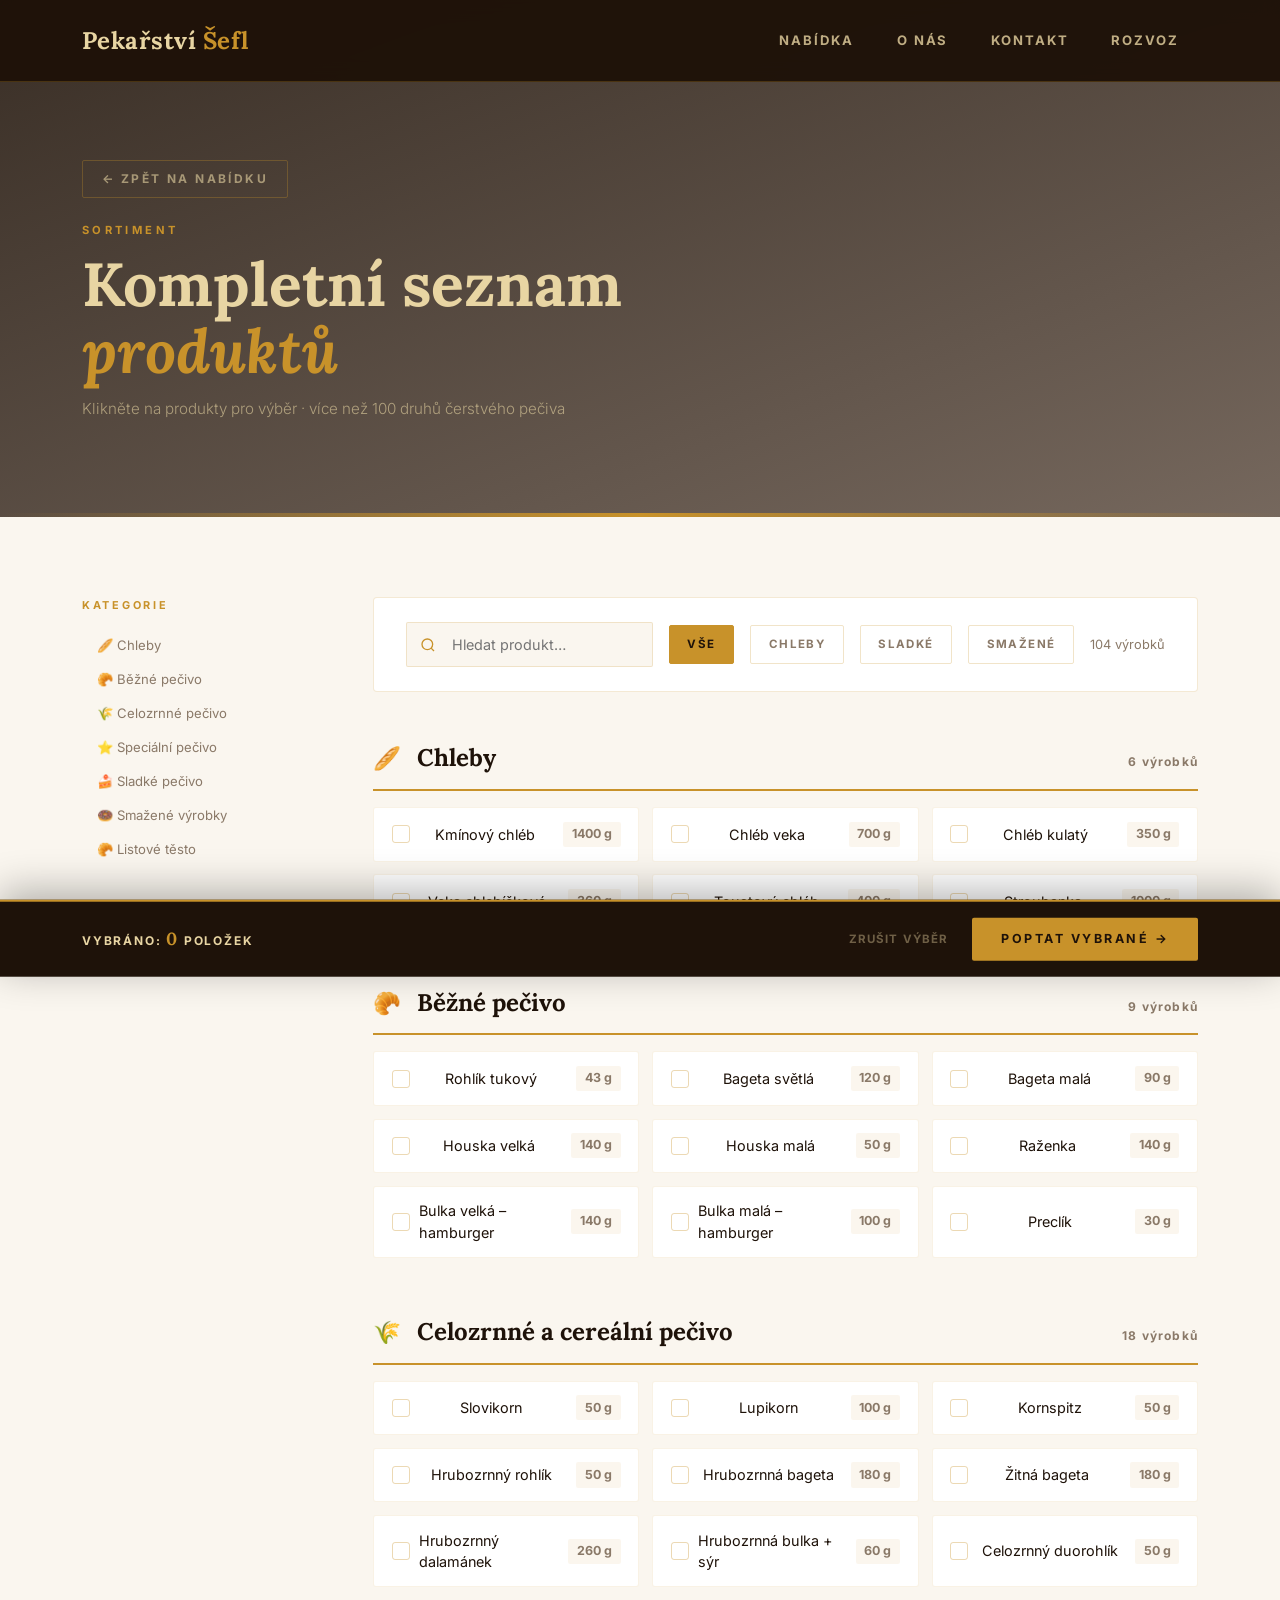
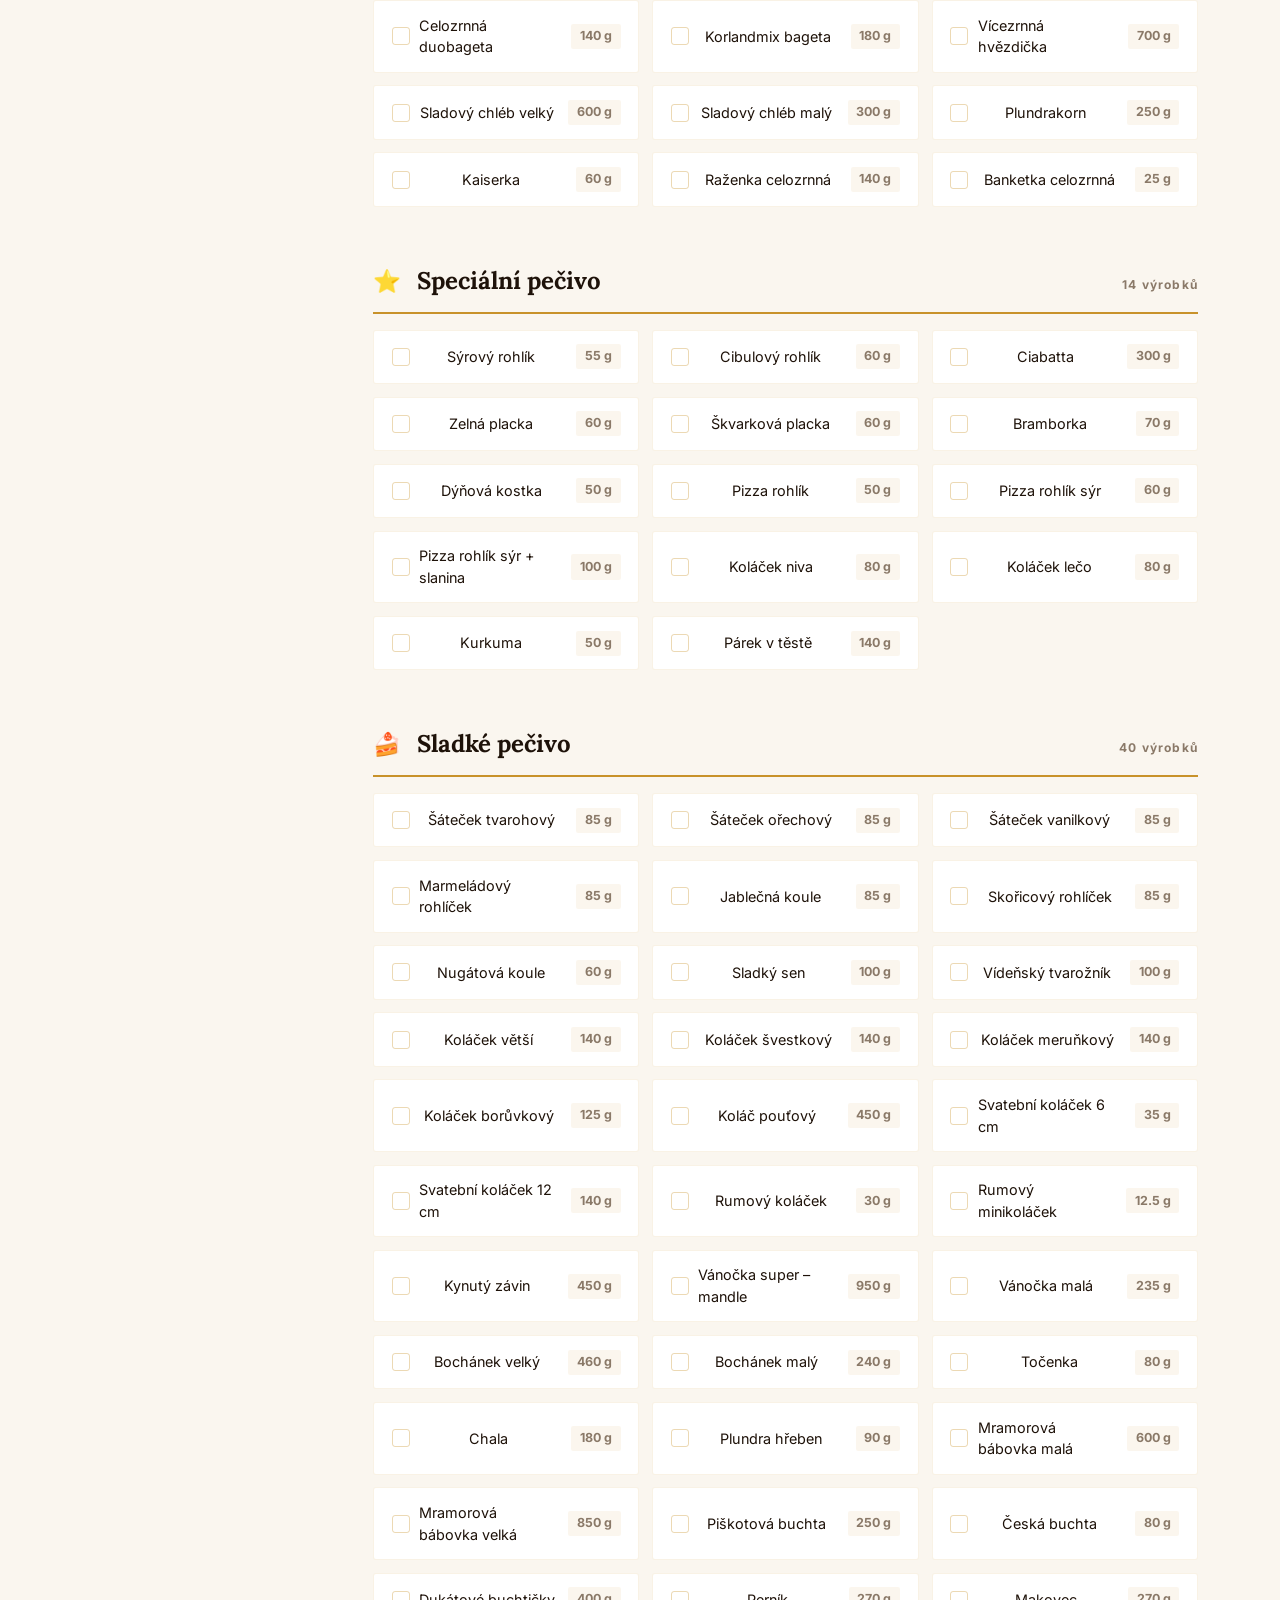
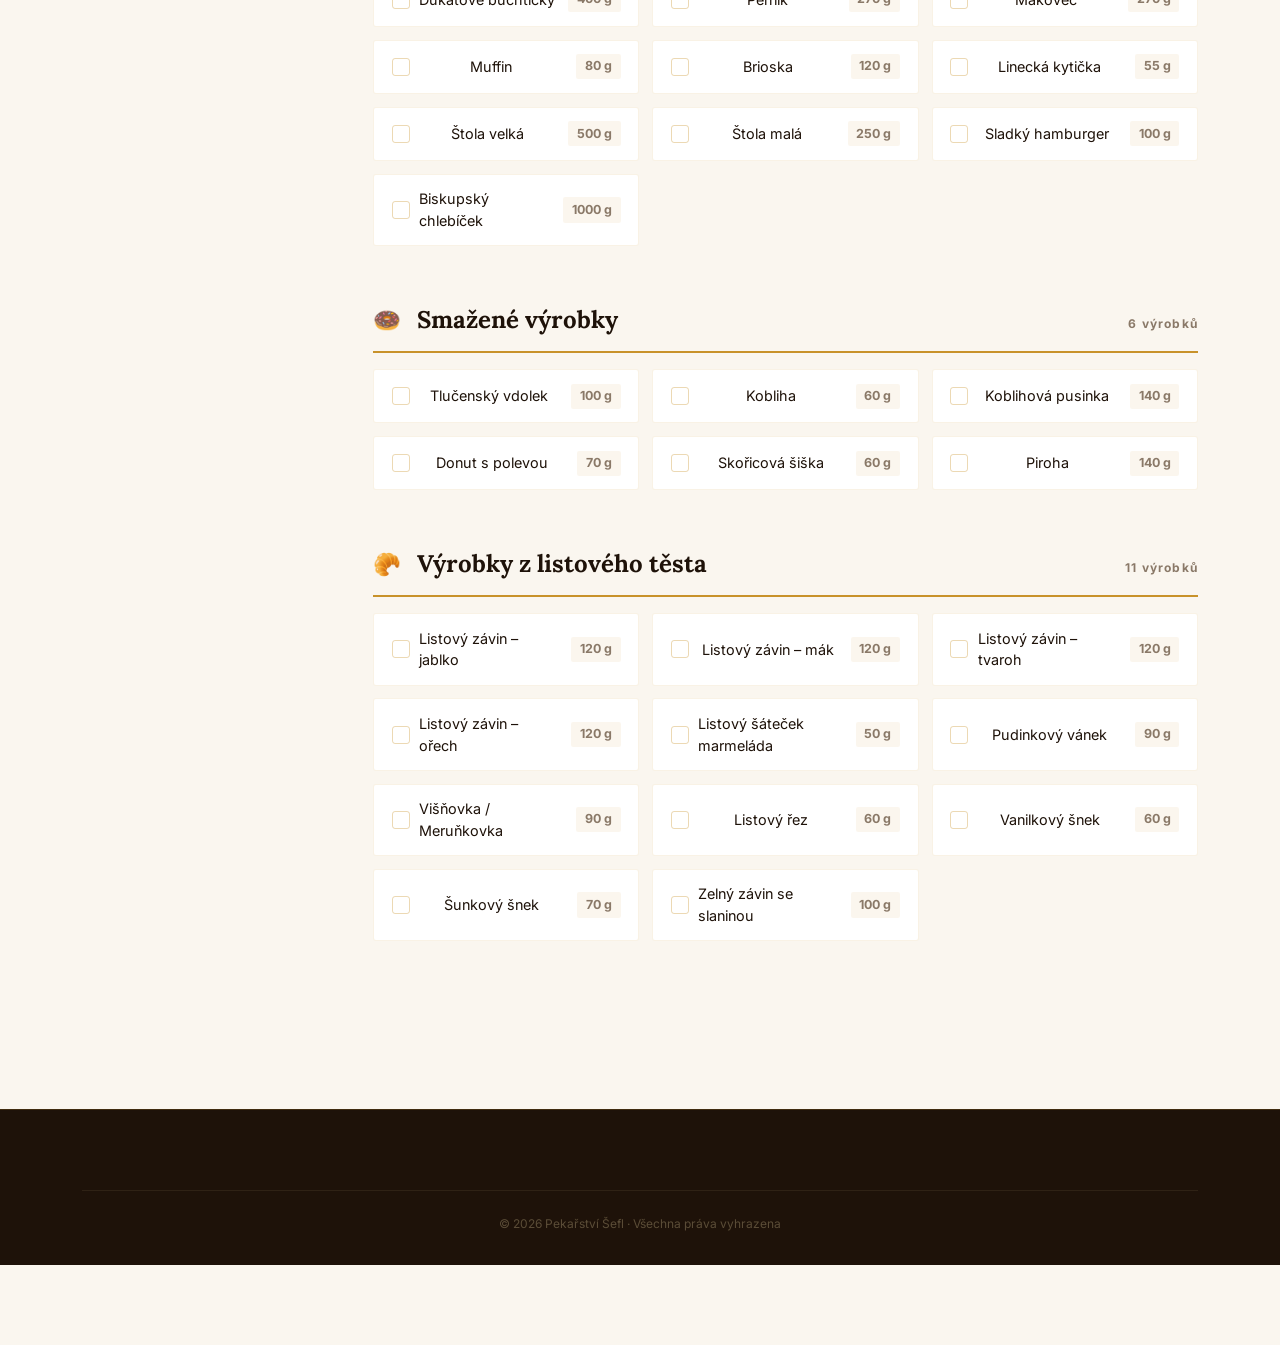
<file: vyrobky.html>
<!DOCTYPE html>
<html lang="cs">
<head>
 <meta charset="UTF-8">
  <meta name="viewport" content="width=device-width, initial-scale=1">
  <title>Produkty | Pekařství Šefl Tlučná u Plzně</title>
 
  <!-- ── PRIMARY SEO ── -->
  <meta name="description" content="Kompletní sortiment pekařství Šefl — přes 100 druhů pečiva. Chleby, rohlíky, bagety, celozrnné pečivo, koláče, smažené výrobky a listové těsto. Tlučná u Plzně.">
  <meta name="keywords" content="sortiment pekárna Plzeň, druhy pečiva, kváskový chléb, celozrnné pečivo, koláče na objednávku, rozvoz pečiva Plzeň, pekařství Šefl produkty">
  <meta name="author" content="Pekařství Šefl">
  <meta name="robots" content="index, follow">
  <link rel="canonical" href="https://pekarstvi-sefl.netlify.app/vyrobky.html">
 
  <!-- ── OPEN GRAPH ── -->
  <meta property="og:type" content="website">
  <meta property="og:url" content="https://pekarstvi-sefl.netlify.app/vyrobky.html">
  <meta property="og:title" content="Produkty | Pekařství Šefl Tlučná u Plzně">
  <meta property="og:description" content="Kompletní sortiment — přes 100 druhů čerstvého pečiva. Chleby, koláče, celozrnné pečivo a rozvoz do firem v okolí Plzně.">
  <meta property="og:image" content="https://pekarstvi-sefl.netlify.app/images/og-image.jpg">
  <meta property="og:locale" content="cs_CZ">
  <meta property="og:site_name" content="Pekařství Šefl">
  <link rel="preconnect" href="https://fonts.googleapis.com">
  <link rel="preconnect" href="https://fonts.gstatic.com" crossorigin>
  <link href="https://fonts.googleapis.com/css2?family=Lora:ital,wght@0,400;0,600;0,700;1,400;1,600;1,700&family=Inter:wght@300;400;700&display=swap" rel="stylesheet">
  <link href="https://cdn.jsdelivr.net/npm/bootstrap@5.3.3/dist/css/bootstrap.min.css" rel="stylesheet">
  <link rel="stylesheet" href="css/style.css">
  <style>
    /* ── PRODUCT ITEM SELECTION ── */
    .product-item {
      cursor: pointer;
      user-select: none;
    }
    .product-item.selected {
      background: rgba(200,146,42,0.1);
      border-color: var(--gold);
      box-shadow: 0 0 0 1px var(--gold);
    }
    .check-indicator {
      width: 18px;
      height: 18px;
      border: 1.5px solid rgba(200,146,42,0.35);
      border-radius: 3px;
      flex-shrink: 0;
      margin-right: 0.6rem;
      display: flex;
      align-items: center;
      justify-content: center;
      transition: all 0.15s ease;
    }
    .product-item.selected .check-indicator {
      background: var(--gold);
      border-color: var(--gold);
    }
    .product-item.selected .check-indicator::after {
      content: '';
      width: 5px;
      height: 9px;
      border: 2px solid var(--dark-brown);
      border-top: none;
      border-left: none;
      transform: rotate(45deg) translateY(-1px);
      display: block;
    }

    /* ── STICKY BASKET BAR ── */
    .basket-bar {
      position: fixed;
      bottom: 0;
      left: 0;
      right: 0;
      z-index: 1050;
      background: var(--dark-brown);
      border-top: 2px solid var(--gold);
      padding: 1rem 0;
      transform: translateY(100%);
      transition: transform 0.35s cubic-bezier(0.34, 1.56, 0.64, 1);
      box-shadow: 0 -8px 40px rgba(0,0,0,0.3);
    }
    .basket-bar.visible {
      transform: translateY(0);
    }
    .basket-bar-inner {
      display: flex;
      align-items: center;
      gap: 1.5rem;
      flex-wrap: wrap;
    }
    .basket-count {
      font-size: 0.75rem;
      font-weight: 700;
      letter-spacing: 0.15em;
      text-transform: uppercase;
      color: var(--wheat);
      white-space: nowrap;
    }
    .basket-count span {
      color: var(--gold);
      font-size: 1.1rem;
      font-family: 'Lora', serif;
    }
    .basket-items-preview {
      flex: 1;
      font-size: 0.8rem;
      color: rgba(232,213,163,0.5);
      overflow: hidden;
      white-space: nowrap;
      text-overflow: ellipsis;
    }
    .basket-clear {
      font-size: 0.72rem;
      font-weight: 700;
      letter-spacing: 0.1em;
      text-transform: uppercase;
      color: rgba(232,213,163,0.4);
      background: none;
      border: none;
      cursor: pointer;
      transition: color 0.2s;
      white-space: nowrap;
      padding: 0;
    }
    .basket-clear:hover { color: var(--accent); }
    .btn-poptat {
      background: var(--gold);
      color: var(--dark-brown);
      font-weight: 700;
      font-size: 0.78rem;
      letter-spacing: 0.2em;
      text-transform: uppercase;
      padding: 0.75rem 1.8rem;
      border: none;
      border-radius: 2px;
      cursor: pointer;
      transition: all 0.2s ease;
      white-space: nowrap;
    }
    .btn-poptat:hover {
      background: var(--dark-gold);
      transform: translateY(-1px);
      box-shadow: 0 6px 20px rgba(200,146,42,0.3);
    }

    /* ── MODAL ── */
    .modal-content {
      border: 1px solid rgba(200,146,42,0.25);
      border-radius: 4px;
      background: var(--cream);
    }
    .modal-header {
      border-bottom: 1px solid rgba(200,146,42,0.15);
      padding: 1.5rem 2rem;
    }
    .modal-title {
      font-family: 'Lora', serif;
      font-size: 1.4rem;
      color: var(--dark-brown);
    }
    .modal-body { padding: 2rem; }
    .selected-products-preview {
      background: #fff;
      border: 1px solid rgba(200,146,42,0.2);
      border-radius: 3px;
      padding: 1rem 1.2rem;
      margin-bottom: 1.5rem;
      max-height: 140px;
      overflow-y: auto;
    }
    .selected-products-preview-label {
      font-size: 0.68rem;
      font-weight: 700;
      letter-spacing: 0.2em;
      text-transform: uppercase;
      color: var(--gold);
      margin-bottom: 0.6rem;
    }
    .selected-product-tag {
      display: inline-block;
      background: rgba(200,146,42,0.1);
      border: 1px solid rgba(200,146,42,0.25);
      color: var(--dark-brown);
      font-size: 0.78rem;
      padding: 0.2rem 0.6rem;
      border-radius: 2px;
      margin: 0.2rem 0.2rem 0.2rem 0;
    }
    .form-label {
      font-size: 0.72rem;
      font-weight: 700;
      letter-spacing: 0.15em;
      text-transform: uppercase;
      color: var(--warm-gray);
      margin-bottom: 0.4rem;
    }
    .form-control {
      border: 1px solid rgba(200,146,42,0.25);
      border-radius: 2px;
      background: #fff;
      color: var(--dark-brown);
      padding: 0.7rem 1rem;
      font-size: 0.92rem;
    }
    .form-control:focus {
      border-color: var(--gold);
      box-shadow: 0 0 0 3px rgba(200,146,42,0.12);
      outline: none;
    }

    body { padding-bottom: 80px; }
  </style>
</head>
<body>

<!-- Navbar -->
<nav class="navbar navbar-expand-lg fixed-top">
  <div class="container">
    <a class="navbar-brand" href="index.html">Pekařství <span>Šefl</span></a>
    <button class="navbar-toggler border-0" type="button" data-bs-toggle="collapse" data-bs-target="#nav" style="color:var(--wheat)">
      <span class="navbar-toggler-icon"></span>
    </button>
    <div class="collapse navbar-collapse" id="nav">
      <ul class="navbar-nav ms-auto align-items-lg-center gap-lg-1">
        <li class="nav-item"><a class="nav-link" href="index.html#nabidka">Nabídka</a></li>
        <li class="nav-item"><a class="nav-link" href="index.html#onas">O nás</a></li>
        <li class="nav-item"><a class="nav-link" href="index.html#kontakt">Kontakt</a></li>
        <li class="nav-item"><a class="nav-link" href="index.html#rozvoz">Rozvoz</a></li>
      </ul>
    </div>
  </div>
</nav>

<!-- Page Header -->
<div class="page-header text-white">
  <div class="container">
    <a href="index.html#nabidka" class="btn-back mb-4">← Zpět na nabídku</a>
    <span class="page-header-eyebrow">Sortiment</span>
    <h1>Kompletní seznam<br><em>produktů</em></h1>
    <p class="page-header-sub">Klikněte na produkty pro výběr · více než 100 druhů čerstvého pečiva</p>
  </div>
</div>

<!-- Products Section -->
<section class="products-section">
  <div class="container">
    <div class="row g-5">

      <!-- Sidebar TOC -->
      <div class="col-lg-3 d-none d-lg-block">
        <div class="toc">
          <div class="toc-title">Kategorie</div>
          <a href="#chleby" class="toc-item">🥖 Chleby</a>
          <a href="#bezne" class="toc-item">🥐 Běžné pečivo</a>
          <a href="#celozrne" class="toc-item">🌾 Celozrnné pečivo</a>
          <a href="#specialni" class="toc-item">⭐ Speciální pečivo</a>
          <a href="#sladke" class="toc-item">🍰 Sladké pečivo</a>
          <a href="#smazene" class="toc-item">🍩 Smažené výrobky</a>
          <a href="#listove" class="toc-item">🥐 Listové těsto</a>
        </div>
      </div>

      <!-- Main Content -->
      <div class="col-lg-9">

        <!-- Filter Bar -->
        <div class="filter-bar">
          <input type="text" class="search-input" id="searchInput" placeholder="Hledat produkt…">
          <button class="filter-btn active" data-filter="all">Vše</button>
          <button class="filter-btn" data-filter="chleby">Chleby</button>
          <button class="filter-btn" data-filter="sladke">Sladké</button>
          <button class="filter-btn" data-filter="smazene">Smažené</button>
          <span class="result-count" id="resultCount"></span>
        </div>

        <!-- CHLEBY -->
        <div class="category-block reveal" id="chleby" data-category="chleby">
          <div class="category-header">
            <span class="category-emoji">🥖</span>
            <span class="category-title">Chleby</span>
            <span class="category-count">6 výrobků</span>
          </div>
          <div class="products-grid">
            <div class="product-item"><div class="check-indicator"></div><span class="product-item-name">Kmínový chléb</span><span class="product-item-weight">1400 g</span></div>
            <div class="product-item"><div class="check-indicator"></div><span class="product-item-name">Chléb veka</span><span class="product-item-weight">700 g</span></div>
            <div class="product-item"><div class="check-indicator"></div><span class="product-item-name">Chléb kulatý</span><span class="product-item-weight">350 g</span></div>
            <div class="product-item"><div class="check-indicator"></div><span class="product-item-name">Veka chlebíčková</span><span class="product-item-weight">360 g</span></div>
            <div class="product-item"><div class="check-indicator"></div><span class="product-item-name">Toustový chléb</span><span class="product-item-weight">400 g</span></div>
            <div class="product-item"><div class="check-indicator"></div><span class="product-item-name">Strouhanka</span><span class="product-item-weight">1000 g</span></div>
          </div>
        </div>

        <!-- BĚŽNÉ PEČIVO -->
        <div class="category-block reveal" id="bezne" data-category="bezne">
          <div class="category-header">
            <span class="category-emoji">🥐</span>
            <span class="category-title">Běžné pečivo</span>
            <span class="category-count">9 výrobků</span>
          </div>
          <div class="products-grid">
            <div class="product-item"><div class="check-indicator"></div><span class="product-item-name">Rohlík tukový</span><span class="product-item-weight">43 g</span></div>
            <div class="product-item"><div class="check-indicator"></div><span class="product-item-name">Bageta světlá</span><span class="product-item-weight">120 g</span></div>
            <div class="product-item"><div class="check-indicator"></div><span class="product-item-name">Bageta malá</span><span class="product-item-weight">90 g</span></div>
            <div class="product-item"><div class="check-indicator"></div><span class="product-item-name">Houska velká</span><span class="product-item-weight">140 g</span></div>
            <div class="product-item"><div class="check-indicator"></div><span class="product-item-name">Houska malá</span><span class="product-item-weight">50 g</span></div>
            <div class="product-item"><div class="check-indicator"></div><span class="product-item-name">Raženka</span><span class="product-item-weight">140 g</span></div>
            <div class="product-item"><div class="check-indicator"></div><span class="product-item-name">Bulka velká – hamburger</span><span class="product-item-weight">140 g</span></div>
            <div class="product-item"><div class="check-indicator"></div><span class="product-item-name">Bulka malá – hamburger</span><span class="product-item-weight">100 g</span></div>
            <div class="product-item"><div class="check-indicator"></div><span class="product-item-name">Preclík</span><span class="product-item-weight">30 g</span></div>
          </div>
        </div>

        <!-- CELOZRNNÉ -->
        <div class="category-block reveal" id="celozrne" data-category="celozrne">
          <div class="category-header">
            <span class="category-emoji">🌾</span>
            <span class="category-title">Celozrnné a cereální pečivo</span>
            <span class="category-count">18 výrobků</span>
          </div>
          <div class="products-grid">
            <div class="product-item"><div class="check-indicator"></div><span class="product-item-name">Slovikorn</span><span class="product-item-weight">50 g</span></div>
            <div class="product-item"><div class="check-indicator"></div><span class="product-item-name">Lupikorn</span><span class="product-item-weight">100 g</span></div>
            <div class="product-item"><div class="check-indicator"></div><span class="product-item-name">Kornspitz</span><span class="product-item-weight">50 g</span></div>
            <div class="product-item"><div class="check-indicator"></div><span class="product-item-name">Hrubozrnný rohlík</span><span class="product-item-weight">50 g</span></div>
            <div class="product-item"><div class="check-indicator"></div><span class="product-item-name">Hrubozrnná bageta</span><span class="product-item-weight">180 g</span></div>
            <div class="product-item"><div class="check-indicator"></div><span class="product-item-name">Žitná bageta</span><span class="product-item-weight">180 g</span></div>
            <div class="product-item"><div class="check-indicator"></div><span class="product-item-name">Hrubozrnný dalamánek</span><span class="product-item-weight">260 g</span></div>
            <div class="product-item"><div class="check-indicator"></div><span class="product-item-name">Hrubozrnná bulka + sýr</span><span class="product-item-weight">60 g</span></div>
            <div class="product-item"><div class="check-indicator"></div><span class="product-item-name">Celozrnný duorohlík</span><span class="product-item-weight">50 g</span></div>
            <div class="product-item"><div class="check-indicator"></div><span class="product-item-name">Celozrnná duobageta</span><span class="product-item-weight">140 g</span></div>
            <div class="product-item"><div class="check-indicator"></div><span class="product-item-name">Korlandmix bageta</span><span class="product-item-weight">180 g</span></div>
            <div class="product-item"><div class="check-indicator"></div><span class="product-item-name">Vícezrnná hvězdička</span><span class="product-item-weight">700 g</span></div>
            <div class="product-item"><div class="check-indicator"></div><span class="product-item-name">Sladový chléb velký</span><span class="product-item-weight">600 g</span></div>
            <div class="product-item"><div class="check-indicator"></div><span class="product-item-name">Sladový chléb malý</span><span class="product-item-weight">300 g</span></div>
            <div class="product-item"><div class="check-indicator"></div><span class="product-item-name">Plundrakorn</span><span class="product-item-weight">250 g</span></div>
            <div class="product-item"><div class="check-indicator"></div><span class="product-item-name">Kaiserka</span><span class="product-item-weight">60 g</span></div>
            <div class="product-item"><div class="check-indicator"></div><span class="product-item-name">Raženka celozrnná</span><span class="product-item-weight">140 g</span></div>
            <div class="product-item"><div class="check-indicator"></div><span class="product-item-name">Banketka celozrnná</span><span class="product-item-weight">25 g</span></div>
          </div>
        </div>

        <!-- SPECIÁLNÍ -->
        <div class="category-block reveal" id="specialni" data-category="specialni">
          <div class="category-header">
            <span class="category-emoji">⭐</span>
            <span class="category-title">Speciální pečivo</span>
            <span class="category-count">14 výrobků</span>
          </div>
          <div class="products-grid">
            <div class="product-item"><div class="check-indicator"></div><span class="product-item-name">Sýrový rohlík</span><span class="product-item-weight">55 g</span></div>
            <div class="product-item"><div class="check-indicator"></div><span class="product-item-name">Cibulový rohlík</span><span class="product-item-weight">60 g</span></div>
            <div class="product-item"><div class="check-indicator"></div><span class="product-item-name">Ciabatta</span><span class="product-item-weight">300 g</span></div>
            <div class="product-item"><div class="check-indicator"></div><span class="product-item-name">Zelná placka</span><span class="product-item-weight">60 g</span></div>
            <div class="product-item"><div class="check-indicator"></div><span class="product-item-name">Škvarková placka</span><span class="product-item-weight">60 g</span></div>
            <div class="product-item"><div class="check-indicator"></div><span class="product-item-name">Bramborka</span><span class="product-item-weight">70 g</span></div>
            <div class="product-item"><div class="check-indicator"></div><span class="product-item-name">Dýňová kostka</span><span class="product-item-weight">50 g</span></div>
            <div class="product-item"><div class="check-indicator"></div><span class="product-item-name">Pizza rohlík</span><span class="product-item-weight">50 g</span></div>
            <div class="product-item"><div class="check-indicator"></div><span class="product-item-name">Pizza rohlík sýr</span><span class="product-item-weight">60 g</span></div>
            <div class="product-item"><div class="check-indicator"></div><span class="product-item-name">Pizza rohlík sýr + slanina</span><span class="product-item-weight">100 g</span></div>
            <div class="product-item"><div class="check-indicator"></div><span class="product-item-name">Koláček niva</span><span class="product-item-weight">80 g</span></div>
            <div class="product-item"><div class="check-indicator"></div><span class="product-item-name">Koláček lečo</span><span class="product-item-weight">80 g</span></div>
            <div class="product-item"><div class="check-indicator"></div><span class="product-item-name">Kurkuma</span><span class="product-item-weight">50 g</span></div>
            <div class="product-item"><div class="check-indicator"></div><span class="product-item-name">Párek v těstě</span><span class="product-item-weight">140 g</span></div>
          </div>
        </div>

        <!-- SLADKÉ -->
        <div class="category-block reveal" id="sladke" data-category="sladke">
          <div class="category-header">
            <span class="category-emoji">🍰</span>
            <span class="category-title">Sladké pečivo</span>
            <span class="category-count">40 výrobků</span>
          </div>
          <div class="products-grid">
            <div class="product-item"><div class="check-indicator"></div><span class="product-item-name">Šáteček tvarohový</span><span class="product-item-weight">85 g</span></div>
            <div class="product-item"><div class="check-indicator"></div><span class="product-item-name">Šáteček ořechový</span><span class="product-item-weight">85 g</span></div>
            <div class="product-item"><div class="check-indicator"></div><span class="product-item-name">Šáteček vanilkový</span><span class="product-item-weight">85 g</span></div>
            <div class="product-item"><div class="check-indicator"></div><span class="product-item-name">Marmeládový rohlíček</span><span class="product-item-weight">85 g</span></div>
            <div class="product-item"><div class="check-indicator"></div><span class="product-item-name">Jablečná koule</span><span class="product-item-weight">85 g</span></div>
            <div class="product-item"><div class="check-indicator"></div><span class="product-item-name">Skořicový rohlíček</span><span class="product-item-weight">85 g</span></div>
            <div class="product-item"><div class="check-indicator"></div><span class="product-item-name">Nugátová koule</span><span class="product-item-weight">60 g</span></div>
            <div class="product-item"><div class="check-indicator"></div><span class="product-item-name">Sladký sen</span><span class="product-item-weight">100 g</span></div>
            <div class="product-item"><div class="check-indicator"></div><span class="product-item-name">Vídeňský tvarožník</span><span class="product-item-weight">100 g</span></div>
            <div class="product-item"><div class="check-indicator"></div><span class="product-item-name">Koláček větší</span><span class="product-item-weight">140 g</span></div>
            <div class="product-item"><div class="check-indicator"></div><span class="product-item-name">Koláček švestkový</span><span class="product-item-weight">140 g</span></div>
            <div class="product-item"><div class="check-indicator"></div><span class="product-item-name">Koláček meruňkový</span><span class="product-item-weight">140 g</span></div>
            <div class="product-item"><div class="check-indicator"></div><span class="product-item-name">Koláček borůvkový</span><span class="product-item-weight">125 g</span></div>
            <div class="product-item"><div class="check-indicator"></div><span class="product-item-name">Koláč pouťový</span><span class="product-item-weight">450 g</span></div>
            <div class="product-item"><div class="check-indicator"></div><span class="product-item-name">Svatební koláček 6 cm</span><span class="product-item-weight">35 g</span></div>
            <div class="product-item"><div class="check-indicator"></div><span class="product-item-name">Svatební koláček 12 cm</span><span class="product-item-weight">140 g</span></div>
            <div class="product-item"><div class="check-indicator"></div><span class="product-item-name">Rumový koláček</span><span class="product-item-weight">30 g</span></div>
            <div class="product-item"><div class="check-indicator"></div><span class="product-item-name">Rumový minikoláček</span><span class="product-item-weight">12.5 g</span></div>
            <div class="product-item"><div class="check-indicator"></div><span class="product-item-name">Kynutý závin</span><span class="product-item-weight">450 g</span></div>
            <div class="product-item"><div class="check-indicator"></div><span class="product-item-name">Vánočka super – mandle</span><span class="product-item-weight">950 g</span></div>
            <div class="product-item"><div class="check-indicator"></div><span class="product-item-name">Vánočka malá</span><span class="product-item-weight">235 g</span></div>
            <div class="product-item"><div class="check-indicator"></div><span class="product-item-name">Bochánek velký</span><span class="product-item-weight">460 g</span></div>
            <div class="product-item"><div class="check-indicator"></div><span class="product-item-name">Bochánek malý</span><span class="product-item-weight">240 g</span></div>
            <div class="product-item"><div class="check-indicator"></div><span class="product-item-name">Točenka</span><span class="product-item-weight">80 g</span></div>
            <div class="product-item"><div class="check-indicator"></div><span class="product-item-name">Chala</span><span class="product-item-weight">180 g</span></div>
            <div class="product-item"><div class="check-indicator"></div><span class="product-item-name">Plundra hřeben</span><span class="product-item-weight">90 g</span></div>
            <div class="product-item"><div class="check-indicator"></div><span class="product-item-name">Mramorová bábovka malá</span><span class="product-item-weight">600 g</span></div>
            <div class="product-item"><div class="check-indicator"></div><span class="product-item-name">Mramorová bábovka velká</span><span class="product-item-weight">850 g</span></div>
            <div class="product-item"><div class="check-indicator"></div><span class="product-item-name">Piškotová buchta</span><span class="product-item-weight">250 g</span></div>
            <div class="product-item"><div class="check-indicator"></div><span class="product-item-name">Česká buchta</span><span class="product-item-weight">80 g</span></div>
            <div class="product-item"><div class="check-indicator"></div><span class="product-item-name">Dukátové buchtičky</span><span class="product-item-weight">400 g</span></div>
            <div class="product-item"><div class="check-indicator"></div><span class="product-item-name">Perník</span><span class="product-item-weight">270 g</span></div>
            <div class="product-item"><div class="check-indicator"></div><span class="product-item-name">Makovec</span><span class="product-item-weight">270 g</span></div>
            <div class="product-item"><div class="check-indicator"></div><span class="product-item-name">Muffin</span><span class="product-item-weight">80 g</span></div>
            <div class="product-item"><div class="check-indicator"></div><span class="product-item-name">Brioska</span><span class="product-item-weight">120 g</span></div>
            <div class="product-item"><div class="check-indicator"></div><span class="product-item-name">Linecká kytička</span><span class="product-item-weight">55 g</span></div>
            <div class="product-item"><div class="check-indicator"></div><span class="product-item-name">Štola velká</span><span class="product-item-weight">500 g</span></div>
            <div class="product-item"><div class="check-indicator"></div><span class="product-item-name">Štola malá</span><span class="product-item-weight">250 g</span></div>
            <div class="product-item"><div class="check-indicator"></div><span class="product-item-name">Sladký hamburger</span><span class="product-item-weight">100 g</span></div>
            <div class="product-item"><div class="check-indicator"></div><span class="product-item-name">Biskupský chlebíček</span><span class="product-item-weight">1000 g</span></div>
          </div>
        </div>

        <!-- SMAŽENÉ -->
        <div class="category-block reveal" id="smazene" data-category="smazene">
          <div class="category-header">
            <span class="category-emoji">🍩</span>
            <span class="category-title">Smažené výrobky</span>
            <span class="category-count">6 výrobků</span>
          </div>
          <div class="products-grid">
            <div class="product-item"><div class="check-indicator"></div><span class="product-item-name">Tlučenský vdolek</span><span class="product-item-weight">100 g</span></div>
            <div class="product-item"><div class="check-indicator"></div><span class="product-item-name">Kobliha</span><span class="product-item-weight">60 g</span></div>
            <div class="product-item"><div class="check-indicator"></div><span class="product-item-name">Koblihová pusinka</span><span class="product-item-weight">140 g</span></div>
            <div class="product-item"><div class="check-indicator"></div><span class="product-item-name">Donut s polevou</span><span class="product-item-weight">70 g</span></div>
            <div class="product-item"><div class="check-indicator"></div><span class="product-item-name">Skořicová šiška</span><span class="product-item-weight">60 g</span></div>
            <div class="product-item"><div class="check-indicator"></div><span class="product-item-name">Piroha</span><span class="product-item-weight">140 g</span></div>
          </div>
        </div>

        <!-- LISTOVÉ TĚSTO -->
        <div class="category-block reveal" id="listove" data-category="listove">
          <div class="category-header">
            <span class="category-emoji">🥐</span>
            <span class="category-title">Výrobky z listového těsta</span>
            <span class="category-count">11 výrobků</span>
          </div>
          <div class="products-grid">
            <div class="product-item"><div class="check-indicator"></div><span class="product-item-name">Listový závin – jablko</span><span class="product-item-weight">120 g</span></div>
            <div class="product-item"><div class="check-indicator"></div><span class="product-item-name">Listový závin – mák</span><span class="product-item-weight">120 g</span></div>
            <div class="product-item"><div class="check-indicator"></div><span class="product-item-name">Listový závin – tvaroh</span><span class="product-item-weight">120 g</span></div>
            <div class="product-item"><div class="check-indicator"></div><span class="product-item-name">Listový závin – ořech</span><span class="product-item-weight">120 g</span></div>
            <div class="product-item"><div class="check-indicator"></div><span class="product-item-name">Listový šáteček marmeláda</span><span class="product-item-weight">50 g</span></div>
            <div class="product-item"><div class="check-indicator"></div><span class="product-item-name">Pudinkový vánek</span><span class="product-item-weight">90 g</span></div>
            <div class="product-item"><div class="check-indicator"></div><span class="product-item-name">Višňovka / Meruňkovka</span><span class="product-item-weight">90 g</span></div>
            <div class="product-item"><div class="check-indicator"></div><span class="product-item-name">Listový řez</span><span class="product-item-weight">60 g</span></div>
            <div class="product-item"><div class="check-indicator"></div><span class="product-item-name">Vanilkový šnek</span><span class="product-item-weight">60 g</span></div>
            <div class="product-item"><div class="check-indicator"></div><span class="product-item-name">Šunkový šnek</span><span class="product-item-weight">70 g</span></div>
            <div class="product-item"><div class="check-indicator"></div><span class="product-item-name">Zelný závin se slaninou</span><span class="product-item-weight">100 g</span></div>
          </div>
        </div>

      </div>
    </div>
  </div>
</section>

<!-- Footer -->
<footer>
  <div class="container text-center">
    <div class="footer-copy">&copy; 2026 Pekařství Šefl · Všechna práva vyhrazena</div>
  </div>
</footer>

<!-- Sticky Basket Bar -->
<div class="basket-bar" id="basketBar">
  <div class="container">
    <div class="basket-bar-inner">
      <div class="basket-count">Vybráno: <span id="basketCount">0</span> položek</div>
      <div class="basket-items-preview" id="basketPreview"></div>
      <button class="basket-clear" id="basketClear">Zrušit výběr</button>
      <button class="btn-poptat" id="btnPoptat">Poptat vybrané →</button>
    </div>
  </div>
</div>

<!-- Inquiry Modal -->
<div class="modal fade" id="poptavkaModal" tabindex="-1" aria-hidden="true">
  <div class="modal-dialog modal-dialog-centered modal-lg">
    <div class="modal-content">
      <div class="modal-header">
        <h5 class="modal-title">Nezávazná poptávka</h5>
        <button type="button" class="btn-close" data-bs-dismiss="modal" aria-label="Zavřít"></button>
      </div>
      <div class="modal-body">

        <form id="poptavkaForm" action="https://formspree.io/f/your-form-id" method="POST">
          <div class="selected-products-preview">
            <div class="selected-products-preview-label">Vybrané produkty</div>
            <div id="modalProductTags"></div>
          </div>
          <div class="row g-3">
            <div class="col-md-6">
              <label class="form-label">Jméno</label>
              <input type="text" class="form-control" name="name" required>
            </div>
            <div class="col-md-6">
              <label class="form-label">Telefon</label>
              <input type="tel" class="form-control" name="phone">
            </div>
            <div class="col-12">
              <label class="form-label">Email</label>
              <input type="email" class="form-control" name="_replyto" required>
            </div>
            <div class="col-12">
              <label class="form-label">Doplňující informace</label>
              <textarea class="form-control" name="message" rows="3" placeholder="Množství, termín dodání, dotazy…"></textarea>
            </div>
          </div>
          <input type="hidden" name="produkty" id="hiddenProducts">
          <div class="mt-4">
            <button type="submit" class="btn-poptat" style="width:100%;">Odeslat poptávku</button>
          </div>
        </form>

        <div id="formSuccess" class="text-center py-4" style="display:none;">
          <div style="font-size:2.5rem; margin-bottom:1rem;">✓</div>
          <h5 style="font-family:'Lora',serif; color:var(--dark-brown); margin-bottom:0.5rem;">Poptávka odeslána!</h5>
          <p style="color:var(--warm-gray); font-size:0.9rem;">Ozveme se vám co nejdříve.</p>
          <button type="button" class="btn-poptat mt-3" data-bs-dismiss="modal">Zavřít</button>
        </div>

      </div>
    </div>
  </div>
</div>

<script src="https://cdn.jsdelivr.net/npm/bootstrap@5.3.3/dist/js/bootstrap.bundle.min.js"></script>
<script>
  // ── SCROLL REVEAL ──
  const revealObserver = new IntersectionObserver((entries) => {
    entries.forEach(e => { if (e.isIntersecting) e.target.classList.add('visible'); });
  }, { threshold: 0.05 });
  document.querySelectorAll('.reveal').forEach(r => revealObserver.observe(r));

  // ── SELECTION ──
  const selected = new Set();
  const basketBar = document.getElementById('basketBar');
  const basketCount = document.getElementById('basketCount');
  const basketPreview = document.getElementById('basketPreview');

  function updateBasket() {
    basketCount.textContent = selected.size;
    basketBar.classList.toggle('visible', selected.size > 0);
    basketPreview.textContent = [...selected].join(', ');
  }

  document.querySelectorAll('.product-item').forEach(item => {
    item.addEventListener('click', () => {
      const name = item.querySelector('.product-item-name').textContent;
      if (selected.has(name)) {
        selected.delete(name);
        item.classList.remove('selected');
      } else {
        selected.add(name);
        item.classList.add('selected');
      }
      updateBasket();
    });
  });

  // ── CLEAR ──
  document.getElementById('basketClear').addEventListener('click', () => {
    selected.clear();
    document.querySelectorAll('.product-item.selected').forEach(i => i.classList.remove('selected'));
    updateBasket();
  });

  // ── OPEN MODAL ──
  document.getElementById('btnPoptat').addEventListener('click', () => {
    document.getElementById('modalProductTags').innerHTML =
      [...selected].map(n => `<span class="selected-product-tag">${n}</span>`).join('');
    document.getElementById('hiddenProducts').value = [...selected].join(', ');
    new bootstrap.Modal(document.getElementById('poptavkaModal')).show();
  });

  // ── FORM SUBMIT ──
  document.getElementById('poptavkaForm').addEventListener('submit', async (e) => {
    e.preventDefault();
    const form = e.target;
    try {
      const res = await fetch(form.action, {
        method: 'POST',
        body: new FormData(form),
        headers: { 'Accept': 'application/json' }
      });
      if (res.ok) {
        form.style.display = 'none';
        document.getElementById('formSuccess').style.display = 'block';
      } else {
        alert('Odeslání selhalo. Zkuste to prosím později.');
      }
    } catch {
      alert('Odeslání selhalo. Zkuste to prosím později.');
    }
  });

  // ── SEARCH ──
  const allItems = document.querySelectorAll('.product-item');
  const resultCount = document.getElementById('resultCount');

  function updateCount() {
    resultCount.textContent = document.querySelectorAll('.product-item:not(.hidden)').length + ' výrobků';
  }

  document.getElementById('searchInput').addEventListener('input', (e) => {
    const q = e.target.value.toLowerCase().trim();
    allItems.forEach(item => {
      const name = item.querySelector('.product-item-name').textContent.toLowerCase();
      item.classList.toggle('hidden', q && !name.includes(q));
    });
    updateCount();
  });

  // ── FILTER BUTTONS ──
  document.querySelectorAll('.filter-btn').forEach(btn => {
    btn.addEventListener('click', () => {
      document.querySelectorAll('.filter-btn').forEach(b => b.classList.remove('active'));
      btn.classList.add('active');
      const filter = btn.dataset.filter;
      document.querySelectorAll('.category-block').forEach(block => {
        block.style.display = (filter === 'all' || block.dataset.category === filter) ? '' : 'none';
      });
      updateCount();
    });
  });

  // ── TOC ACTIVE ──
  window.addEventListener('scroll', () => {
    let current = '';
    document.querySelectorAll('.category-block').forEach(block => {
      if (window.scrollY >= block.offsetTop - 120) current = block.id;
    });
    document.querySelectorAll('.toc-item').forEach(item => {
      item.classList.toggle('active', item.getAttribute('href') === '#' + current);
    });
  });

  updateCount();
</script>
</body>
</html>
</file>
<file: css/style.css>
/* ═══════════════════════════════════════════════
   Pekařství Šefl — Main Stylesheet
   ═══════════════════════════════════════════════ */

/* ─── VARIABLES ─── */
:root {
  --cream: #FAF6EF;
  --wheat: #E8D5A3;
  --gold: #C8922A;
  --dark-gold: #9C6E1A;
  --brown: #3D2B1F;
  --dark-brown: #1E1209;
  --warm-gray: #8A7968;
  --accent: #D4572A;
}

/* ─── BASE ─── */
* { margin: 0; padding: 0; box-sizing: border-box; }

html { scroll-behavior: smooth; }

body {
  font-family: 'Inter', sans-serif;
  background: var(--cream);
  color: var(--brown);
  overflow-x: hidden;
}

/* ─── NAVBAR ─── */
.navbar {
  background: rgba(30, 18, 9, 0.97) !important;
  backdrop-filter: blur(10px);
  padding: 1.1rem 0;
  border-bottom: 1px solid rgba(200,146,42,0.25);
  transition: all 0.3s ease;
}
.navbar-brand {
  font-family: 'Lora', serif;
  font-size: 1.5rem;
  font-weight: 700;
  color: var(--wheat) !important;
  letter-spacing: 0.02em;
}
.navbar-brand span {
  color: var(--gold);
}
.nav-link {
  color: rgba(232,213,163,0.8) !important;
  font-size: 0.82rem;
  font-weight: 700;
  letter-spacing: 0.15em;
  text-transform: uppercase;
  padding: 0.4rem 1.2rem !important;
  transition: color 0.2s;
  position: relative;
}
.nav-link::after {
  content: '';
  position: absolute;
  bottom: -2px;
  left: 1.2rem;
  right: 1.2rem;
  height: 1px;
  background: var(--gold);
  transform: scaleX(0);
  transition: transform 0.25s ease;
}
.nav-link:hover {
  color: var(--wheat) !important;
}
.nav-link:hover::after {
  transform: scaleX(1);
}

/* ─── BUTTONS ─── */
.btn-gold {
  background: var(--gold);
  color: var(--dark-brown);
  font-weight: 700;
  font-size: 0.78rem;
  letter-spacing: 0.2em;
  text-transform: uppercase;
  padding: 0.9rem 2.2rem;
  border: none;
  border-radius: 2px;
  text-decoration: none;
  display: inline-block;
  transition: all 0.25s ease;
  cursor: pointer;
}
.btn-gold:hover {
  background: var(--dark-gold);
  color: var(--cream);
  transform: translateY(-2px);
  box-shadow: 0 8px 24px rgba(200,146,42,0.3);
}
.btn-outline-gold {
  background: transparent;
  color: var(--wheat);
  border: 1px solid rgba(200,146,42,0.5);
  font-weight: 700;
  font-size: 0.78rem;
  letter-spacing: 0.2em;
  text-transform: uppercase;
  padding: 0.9rem 2.2rem;
  border-radius: 2px;
  text-decoration: none;
  display: inline-block;
  transition: all 0.25s ease;
}
.btn-outline-gold:hover {
  border-color: var(--gold);
  color: var(--gold);
}
.btn-back {
  display: inline-flex;
  align-items: center;
  gap: 0.5rem;
  font-size: 0.75rem;
  font-weight: 700;
  letter-spacing: 0.2em;
  text-transform: uppercase;
  color: rgba(232,213,163,0.6);
  text-decoration: none;
  border: 1px solid rgba(200,146,42,0.3);
  padding: 0.55rem 1.2rem;
  border-radius: 2px;
  transition: all 0.2s;
}
.btn-back:hover {
  color: var(--gold);
  border-color: var(--gold);
}

/* ─── SECTION HEADERS ─── */
.section-label {
  font-size: 0.68rem;
  font-weight: 700;
  letter-spacing: 0.3em;
  text-transform: uppercase;
  color: var(--gold);
  display: block;
  margin-bottom: 0.8rem;
}
.section-title {
  font-family: 'Lora', serif;
  font-size: clamp(2rem, 4vw, 3rem);
  font-weight: 700;
  color: var(--dark-brown);
  line-height: 1.2;
}
.section-title em {
  font-style: italic;
  color: var(--gold);
}
.section-divider {
  width: 50px;
  height: 2px;
  background: var(--gold);
  margin: 1.2rem auto 0;
}
.section-divider.left { margin-left: 0; }

/* ─── SCROLL REVEAL ─── */
.reveal {
  opacity: 0;
  transform: translateY(30px);
  transition: opacity 0.7s ease, transform 0.7s ease;
}
.reveal.visible {
  opacity: 1;
  transform: none;
}
.reveal-delay-1 { transition-delay: 0.1s; }
.reveal-delay-2 { transition-delay: 0.2s; }
.reveal-delay-3 { transition-delay: 0.3s; }

/* ─── FOOTER ─── */
footer {
  background: var(--dark-brown);
  padding: 3rem 0 2rem;
  border-top: 1px solid rgba(200,146,42,0.2);
}
.footer-brand {
  font-family: 'Lora', serif;
  font-size: 1.4rem;
  color: var(--wheat);
  margin-bottom: 0.5rem;
}
.footer-sub {
  font-size: 0.8rem;
  color: rgba(232,213,163,0.45);
  letter-spacing: 0.08em;
}
.footer-copy {
  font-size: 0.75rem;
  color: rgba(232,213,163,0.3);
  border-top: 1px solid rgba(232,213,163,0.08);
  padding-top: 1.5rem;
  margin-top: 2rem;
}

/* ─── ANIMATIONS ─── */
@keyframes fadeUp {
  from { opacity: 0; transform: translateY(30px); }
  to { opacity: 1; transform: translateY(0); }
}
@keyframes scrollPulse {
  0%, 100% { opacity: 0.5; transform: scaleY(1); }
  50% { opacity: 1; transform: scaleY(1.2); }
}
@keyframes marquee {
  from { transform: translateX(0); }
  to { transform: translateX(-50%); }
}
@keyframes rotateSlow {
  from { transform: rotate(0deg); }
  to { transform: rotate(360deg); }
}


/* ═══════════════════════════════════════════════
   INDEX.HTML — specific styles
   ═══════════════════════════════════════════════ */

/* ─── HERO ─── */
.hero {
  min-height: 100vh;
  background:
    linear-gradient(160deg, rgba(30,18,9,0.78) 0%, rgba(61,43,31,0.55) 60%, rgba(30,18,9,0.85) 100%),
    url('https://images.unsplash.com/photo-1509440159596-0249088772ff?w=1800&q=80') center/cover no-repeat;
  display: flex;
  align-items: center;
  position: relative;
  overflow: hidden;
}
.hero::before {
  content: '';
  position: absolute;
  inset: 0;
  background: radial-gradient(ellipse at 30% 60%, rgba(200,146,42,0.12) 0%, transparent 60%);
}
.hero-grain {
  position: absolute;
  inset: 0;
  background-image: url("data:image/svg+xml,%3Csvg viewBox='0 0 256 256' xmlns='http://www.w3.org/2000/svg'%3E%3Cfilter id='noise'%3E%3CfeTurbulence type='fractalNoise' baseFrequency='0.9' numOctaves='4' stitchTiles='stitch'/%3E%3C/filter%3E%3Crect width='100%25' height='100%25' filter='url(%23noise)' opacity='0.04'/%3E%3C/svg%3E");
  opacity: 0.4;
  pointer-events: none;
}
.hero-content {
  position: relative;
  z-index: 2;
  animation: fadeUp 1.2s ease both;
}
.hero-eyebrow {
  display: inline-block;
  font-size: 0.72rem;
  font-weight: 700;
  letter-spacing: 0.3em;
  text-transform: uppercase;
  color: var(--gold);
  border: 1px solid rgba(200,146,42,0.4);
  padding: 0.4rem 1.2rem;
  border-radius: 2px;
  margin-bottom: 1.5rem;
  animation: fadeUp 1.2s 0.1s ease both;
}
.hero h1 {
  font-family: 'Lora', serif;
  font-size: clamp(2.8rem, 6vw, 5.5rem);
  font-weight: 900;
  line-height: 1.08;
  color: #FAF6EF;
  margin-bottom: 1.5rem;
  animation: fadeUp 1.2s 0.2s ease both;
}
.hero h1 em {
  font-style: italic;
  color: var(--wheat);
}
.hero-sub {
  font-size: 1.05rem;
  color: rgba(232,213,163,0.75);
  max-width: 480px;
  line-height: 1.7;
  font-weight: 300;
  margin-bottom: 2.5rem;
  animation: fadeUp 1.2s 0.3s ease both;
}
.hero .btn-gold {
  animation: fadeUp 1.2s 0.4s ease both;
}
.hero-scroll {
  position: absolute;
  bottom: 2.5rem;
  left: 50%;
  transform: translateX(-50%);
  display: flex;
  flex-direction: column;
  align-items: center;
  gap: 0.5rem;
  color: rgba(232,213,163,0.5);
  font-size: 0.68rem;
  letter-spacing: 0.2em;
  text-transform: uppercase;
  animation: fadeUp 1.5s 0.8s ease both;
}
.hero-scroll-line {
  width: 1px;
  height: 40px;
  background: linear-gradient(to bottom, rgba(200,146,42,0.6), transparent);
  animation: scrollPulse 2s infinite;
}
.hero-badge {
  position: absolute;
  bottom: 4rem;
  right: 5%;
  width: 110px;
  height: 110px;
  border-radius: 50%;
  background: rgba(200,146,42,0.12);
  border: 1px solid rgba(200,146,42,0.3);
  display: flex;
  flex-direction: column;
  align-items: center;
  justify-content: center;
  text-align: center;
  color: var(--wheat);
  animation: rotateSlow 20s linear infinite;
}
.hero-badge span {
  font-size: 0.62rem;
  letter-spacing: 0.15em;
  text-transform: uppercase;
  color: var(--gold);
  display: block;
}
.hero-badge strong {
  font-family: 'Lora', serif;
  font-size: 1.8rem;
  color: var(--wheat);
  line-height: 1;
}

/* ─── STRIP ─── */
.strip {
  background: var(--gold);
  padding: 0.85rem 0;
  overflow: hidden;
}
.strip-inner {
  display: flex;
  gap: 4rem;
  animation: marquee 25s linear infinite;
  white-space: nowrap;
}
.strip-item {
  font-size: 0.72rem;
  font-weight: 700;
  letter-spacing: 0.25em;
  text-transform: uppercase;
  color: var(--dark-brown);
  flex-shrink: 0;
}
.strip-sep {
  color: rgba(30,18,9,0.35);
}

/* ─── NABÍDKA ─── */
#nabidka {
  padding: 7rem 0;
  background: var(--cream);
}
.product-card {
  background: #fff;
  border: 1px solid rgba(200,146,42,0.15);
  border-radius: 4px;
  overflow: hidden;
  transition: all 0.3s ease;
  height: 100%;
}
.product-card:hover {
  transform: translateY(-6px);
  box-shadow: 0 20px 50px rgba(61,43,31,0.12);
  border-color: rgba(200,146,42,0.4);
}
.card-icon {
  font-size: 2.5rem;
  margin-bottom: 0.5rem;
}
.product-card-body {
  padding: 2rem 1.8rem;
  text-align: center;
}
.product-card-title {
  font-family: 'Lora', serif;
  font-size: 1.3rem;
  font-weight: 700;
  color: var(--dark-brown);
  margin-bottom: 0.5rem;
}
.product-card-sub {
  font-size: 0.85rem;
  color: var(--warm-gray);
  margin-bottom: 1.5rem;
  font-weight: 300;
}
.btn-card {
  font-size: 0.72rem;
  font-weight: 700;
  letter-spacing: 0.15em;
  text-transform: uppercase;
  color: var(--gold);
  border: 1px solid var(--gold);
  background: transparent;
  padding: 0.6rem 1.4rem;
  border-radius: 2px;
  cursor: pointer;
  transition: all 0.2s;
}
.btn-card:hover,
.btn-card[aria-expanded="true"] {
  background: var(--gold);
  color: var(--dark-brown);
}
.product-list-collapse {
  border-top: 1px solid rgba(200,146,42,0.15);
  margin-top: 1.5rem;
  padding-top: 1.2rem;
}
.product-row {
  display: flex;
  align-items: center;
  gap: 1rem;
  padding: 0.7rem 0;
  border-bottom: 1px solid rgba(200,146,42,0.08);
  text-align: left;
}
.product-row:last-child { border-bottom: none; }
.product-row img {
  width: 56px;
  height: 56px;
  border-radius: 3px;
  object-fit: cover;
  flex-shrink: 0;
}
.product-row-name {
  font-size: 0.88rem;
  font-weight: 700;
  color: var(--dark-brown);
}
.product-row-weight {
  font-size: 0.75rem;
  color: var(--warm-gray);
}
.product-list-item {
  display: flex;
  justify-content: space-between;
  padding: 0.55rem 0;
  border-bottom: 1px solid rgba(200,146,42,0.08);
  font-size: 0.87rem;
  color: var(--brown);
}
.product-list-item:last-child { border-bottom: none; }
.product-list-item span {
  color: var(--warm-gray);
  font-size: 0.8rem;
}
.cta-products {
  text-align: center;
  margin-top: 4rem;
  padding-top: 3rem;
  border-top: 1px solid rgba(200,146,42,0.15);
}
.cta-products p {
  font-size: 0.85rem;
  color: var(--warm-gray);
  margin-bottom: 1.2rem;
  letter-spacing: 0.05em;
}

/* ─── ROZVOZ ─── */
#rozvoz {
  background: var(--dark-brown);
  padding: 7rem 0;
  position: relative;
  overflow: hidden;
}
#rozvoz::before {
  content: '';
  position: absolute;
  top: -50%;
  right: -20%;
  width: 600px;
  height: 600px;
  border-radius: 50%;
  background: radial-gradient(circle, rgba(200,146,42,0.08) 0%, transparent 70%);
}
#rozvoz .section-title { color: var(--wheat); }
.rozvoz-card {
  background: rgba(255,255,255,0.04);
  border: 1px solid rgba(200,146,42,0.2);
  border-radius: 4px;
  padding: 2.5rem 2rem;
  text-align: center;
  height: 100%;
  transition: all 0.3s ease;
  position: relative;
}
.rozvoz-card:hover {
  background: rgba(200,146,42,0.08);
  border-color: rgba(200,146,42,0.4);
  transform: translateY(-4px);
}
.rozvoz-icon {
  font-size: 2.2rem;
  margin-bottom: 1.2rem;
  display: block;
}
.rozvoz-card h5 {
  font-family: 'Lora', serif;
  font-size: 1.15rem;
  color: var(--wheat);
  margin-bottom: 0.8rem;
}
.rozvoz-card p {
  font-size: 0.88rem;
  color: rgba(232,213,163,0.65);
  line-height: 1.7;
  font-weight: 300;
}

/* ─── O NÁS ─── */
#onas {
  padding: 7rem 0;
  background: #fff;
}
.onas-text {
  font-size: 1.05rem;
  line-height: 1.85;
  color: var(--brown);
  font-weight: 300;
}
.stat-box {
  text-align: center;
  padding: 2rem 1rem;
  border-top: 2px solid var(--gold);
}
.stat-number {
  font-family: 'Lora', serif;
  font-size: 2.8rem;
  font-weight: 900;
  color: var(--gold);
  line-height: 1;
  display: block;
}
.stat-label {
  font-size: 0.75rem;
  font-weight: 700;
  letter-spacing: 0.2em;
  text-transform: uppercase;
  color: var(--warm-gray);
  margin-top: 0.4rem;
}
.onas-img-wrap {
  position: relative;
}
.onas-img-wrap img {
  width: 100%;
  border-radius: 4px;
  object-fit: cover;
  aspect-ratio: 4/5;
}
.onas-img-badge {
  position: absolute;
  bottom: -1.5rem;
  left: -1.5rem;
  background: var(--gold);
  color: var(--dark-brown);
  padding: 1.2rem 1.5rem;
  border-radius: 3px;
  font-family: 'Lora', serif;
  font-size: 0.9rem;
  font-weight: 700;
  line-height: 1.3;
  box-shadow: 0 10px 30px rgba(200,146,42,0.35);
}

/* ─── KONTAKT ─── */
#kontakt {
  padding: 7rem 0;
  background: var(--cream);
}
.info-block {
  margin-bottom: 2rem;
}
.info-label {
  font-size: 0.68rem;
  font-weight: 700;
  letter-spacing: 0.25em;
  text-transform: uppercase;
  color: var(--gold);
  margin-bottom: 0.4rem;
}
.info-value {
  font-size: 1rem;
  color: var(--dark-brown);
  line-height: 1.7;
}
.hours-row {
  display: flex;
  justify-content: space-between;
  padding: 0.45rem 0;
  border-bottom: 1px solid rgba(200,146,42,0.12);
  font-size: 0.9rem;
}
.hours-row:last-child { border-bottom: none; }
.hours-row .day { color: var(--warm-gray); font-weight: 300; }
.hours-row .time { font-weight: 700; color: var(--dark-brown); }
.map-wrap {
  border-radius: 4px;
  overflow: hidden;
  border: 1px solid rgba(200,146,42,0.2);
}
.map-wrap iframe { display: block; }

/* ─── MODAL ─── */
.modal-content {
  border: 1px solid rgba(200,146,42,0.25);
  border-radius: 4px;
  background: var(--cream);
}
.modal-header {
  border-bottom: 1px solid rgba(200,146,42,0.15);
  padding: 1.5rem 2rem;
}
.modal-title {
  font-family: 'Lora', serif;
  font-size: 1.4rem;
  color: var(--dark-brown);
}
.modal-body { padding: 2rem; }
.form-label {
  font-size: 0.72rem;
  font-weight: 700;
  letter-spacing: 0.15em;
  text-transform: uppercase;
  color: var(--warm-gray);
  margin-bottom: 0.4rem;
}
.form-control {
  border: 1px solid rgba(200,146,42,0.25);
  border-radius: 2px;
  background: #fff;
  color: var(--dark-brown);
  padding: 0.7rem 1rem;
  font-size: 0.92rem;
}
.form-control:focus {
  border-color: var(--gold);
  box-shadow: 0 0 0 3px rgba(200,146,42,0.12);
}


/* ═══════════════════════════════════════════════
   VYROBKY.HTML — specific styles
   ═══════════════════════════════════════════════ */

/* ─── PAGE HEADER ─── */
.page-header {
  background:
    linear-gradient(160deg, rgba(30,18,9,0.88) 0%, rgba(61,43,31,0.7) 100%),
    url('https://images.unsplash.com/photo-1586444248902-2f64eddc13df?w=1600&q=80') center/cover no-repeat;
  padding: 10rem 0 5rem;
  position: relative;
  overflow: hidden;
}
.page-header::after {
  content: '';
  position: absolute;
  bottom: 0;
  left: 0;
  right: 0;
  height: 4px;
  background: linear-gradient(90deg, transparent, var(--gold), transparent);
}
.page-header-eyebrow {
  font-size: 0.7rem;
  font-weight: 700;
  letter-spacing: 0.3em;
  text-transform: uppercase;
  color: var(--gold);
  display: block;
  margin-bottom: 0.8rem;
}
.page-header h1 {
  font-family: 'Lora', serif;
  font-size: clamp(2.2rem, 5vw, 3.8rem);
  font-weight: 900;
  color: var(--wheat);
  line-height: 1.1;
}
.page-header h1 em {
  font-style: italic;
  color: var(--gold);
}
.page-header-sub {
  font-size: 0.95rem;
  color: rgba(232,213,163,0.6);
  font-weight: 300;
  margin-top: 0.8rem;
}

/* ─── PRODUCTS PAGE ─── */
.products-section {
  padding: 5rem 0 7rem;
}
.filter-bar {
  background: #fff;
  border: 1px solid rgba(200,146,42,0.2);
  border-radius: 4px;
  padding: 1.5rem 2rem;
  margin-bottom: 3rem;
  display: flex;
  gap: 1rem;
  align-items: center;
  flex-wrap: wrap;
}
.search-input {
  flex: 1;
  min-width: 200px;
  border: 1px solid rgba(200,146,42,0.2);
  border-radius: 2px;
  padding: 0.7rem 1rem 0.7rem 2.8rem;
  font-size: 0.9rem;
  color: var(--dark-brown);
  background: var(--cream) url("data:image/svg+xml,%3Csvg xmlns='http://www.w3.org/2000/svg' width='16' height='16' viewBox='0 0 24 24' fill='none' stroke='%23C8922A' stroke-width='2'%3E%3Ccircle cx='11' cy='11' r='8'/%3E%3Cpath d='m21 21-4.35-4.35'/%3E%3C/svg%3E") 0.8rem center/16px no-repeat;
  outline: none;
}
.search-input:focus {
  border-color: var(--gold);
  box-shadow: 0 0 0 3px rgba(200,146,42,0.1);
}
.filter-btn {
  font-size: 0.72rem;
  font-weight: 700;
  letter-spacing: 0.12em;
  text-transform: uppercase;
  padding: 0.6rem 1.1rem;
  border: 1px solid rgba(200,146,42,0.25);
  border-radius: 2px;
  background: transparent;
  color: var(--warm-gray);
  cursor: pointer;
  transition: all 0.2s;
  white-space: nowrap;
}
.filter-btn:hover,
.filter-btn.active {
  background: var(--gold);
  color: var(--dark-brown);
  border-color: var(--gold);
}
.result-count {
  font-size: 0.8rem;
  color: var(--warm-gray);
  margin-left: auto;
}
.category-block {
  margin-bottom: 3.5rem;
}
.category-header {
  display: flex;
  align-items: baseline;
  gap: 1rem;
  margin-bottom: 1rem;
  padding-bottom: 0.8rem;
  border-bottom: 2px solid var(--gold);
}
.category-title {
  font-family: 'Lora', serif;
  font-size: 1.5rem;
  font-weight: 700;
  color: var(--dark-brown);
}
.category-emoji {
  font-size: 1.4rem;
}
.category-count {
  font-size: 0.75rem;
  font-weight: 700;
  letter-spacing: 0.1em;
  color: var(--warm-gray);
  margin-left: auto;
}
.products-grid {
  display: grid;
  grid-template-columns: repeat(auto-fill, minmax(240px, 1fr));
  gap: 0.8rem;
}
.product-item {
  background: #fff;
  border: 1px solid rgba(200,146,42,0.12);
  border-radius: 3px;
  padding: 0.85rem 1.1rem;
  display: flex;
  justify-content: space-between;
  align-items: center;
  transition: all 0.2s ease;
}
.product-item:hover {
  border-color: rgba(200,146,42,0.4);
  box-shadow: 0 4px 16px rgba(61,43,31,0.07);
  transform: translateX(3px);
}
.product-item-name {
  font-size: 0.9rem;
  color: var(--dark-brown);
  font-weight: 400;
}
.product-item-weight {
  font-size: 0.78rem;
  color: var(--warm-gray);
  font-weight: 700;
  white-space: nowrap;
  margin-left: 0.8rem;
  background: rgba(200,146,42,0.08);
  padding: 0.2rem 0.55rem;
  border-radius: 2px;
}
.product-item.hidden { display: none; }

/* ─── TOC SIDEBAR ─── */
.toc {
  position: sticky;
  top: 6rem;
}
.toc-title {
  font-size: 0.68rem;
  font-weight: 700;
  letter-spacing: 0.25em;
  text-transform: uppercase;
  color: var(--gold);
  margin-bottom: 1rem;
}
.toc-item {
  display: block;
  font-size: 0.82rem;
  color: var(--warm-gray);
  text-decoration: none;
  padding: 0.45rem 0;
  border-left: 2px solid transparent;
  padding-left: 0.8rem;
  transition: all 0.2s;
}
.toc-item:hover,
.toc-item.active {
  color: var(--gold);
  border-left-color: var(--gold);
}

/* ─── RESPONSIVE ─── */
@media (max-width: 768px) {
  .hero-badge { display: none; }
  .onas-img-badge { left: 0.5rem; bottom: -1rem; }
}
</file>
